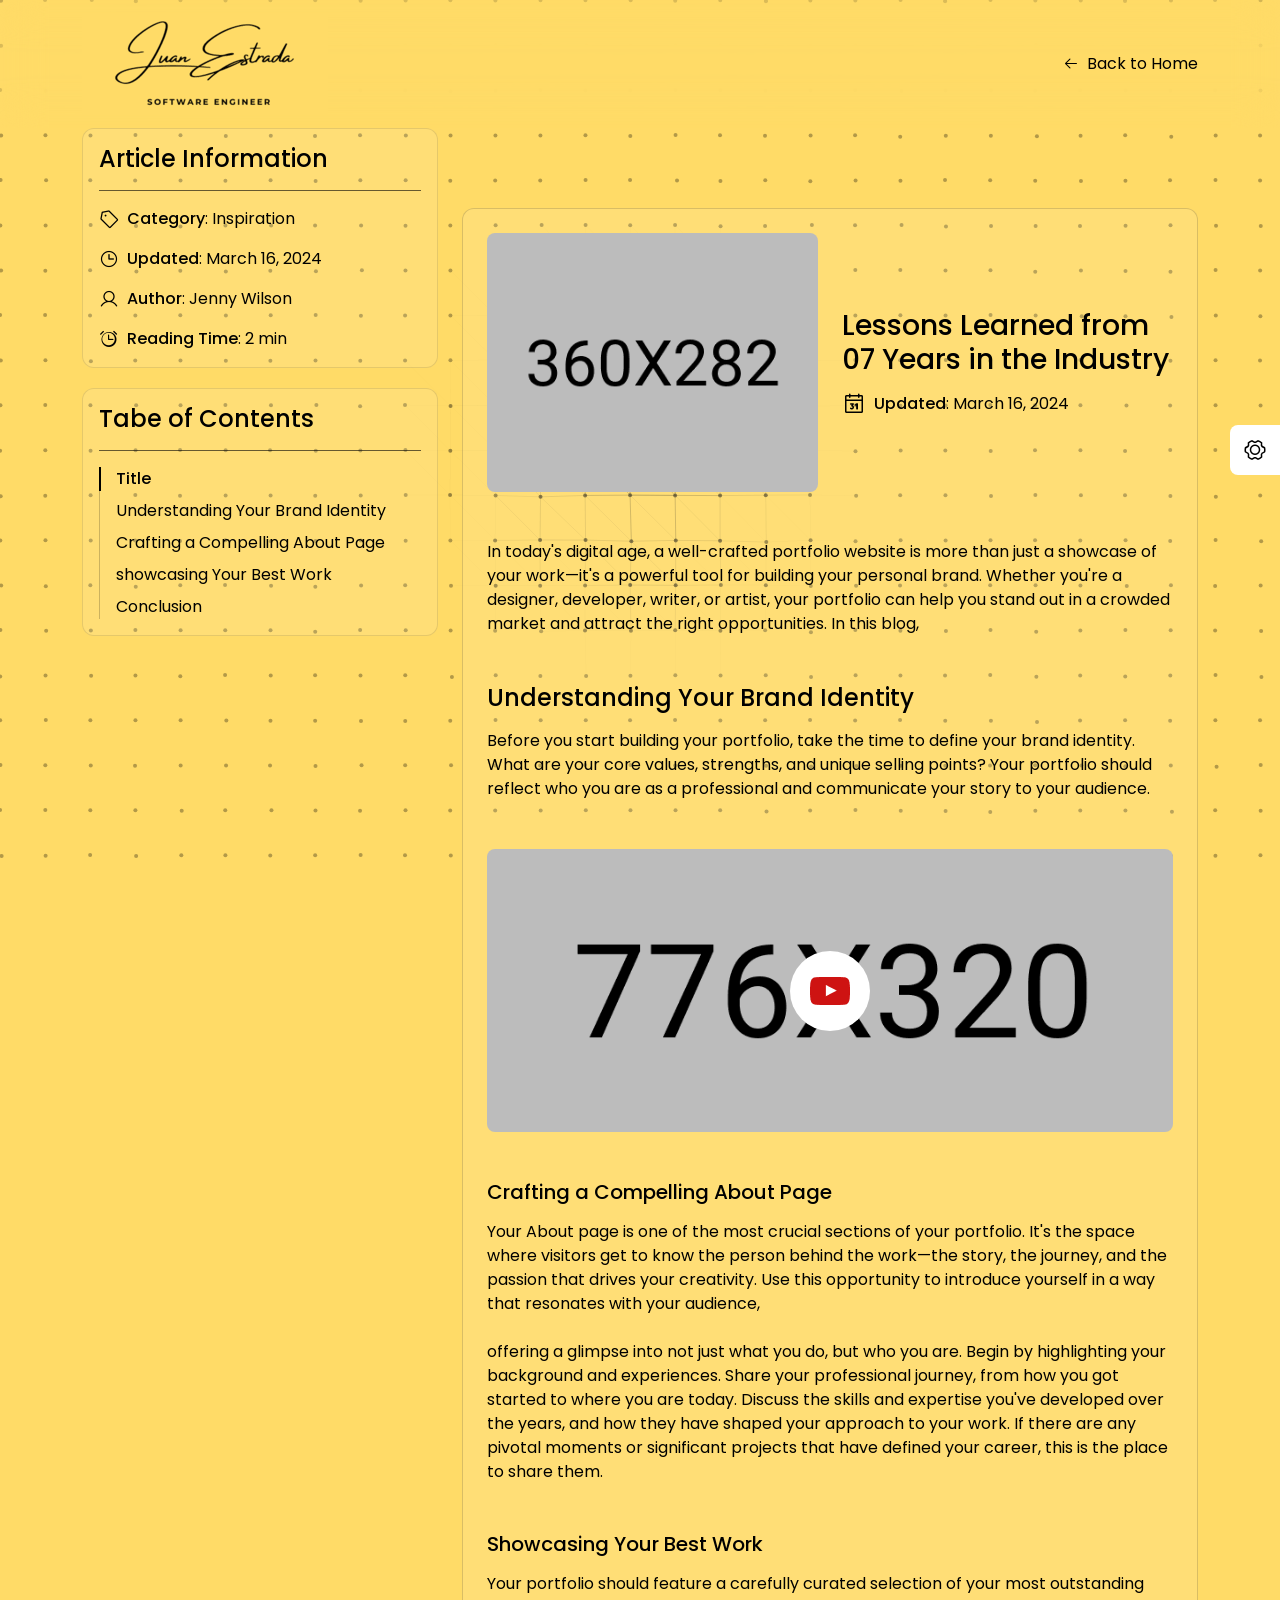
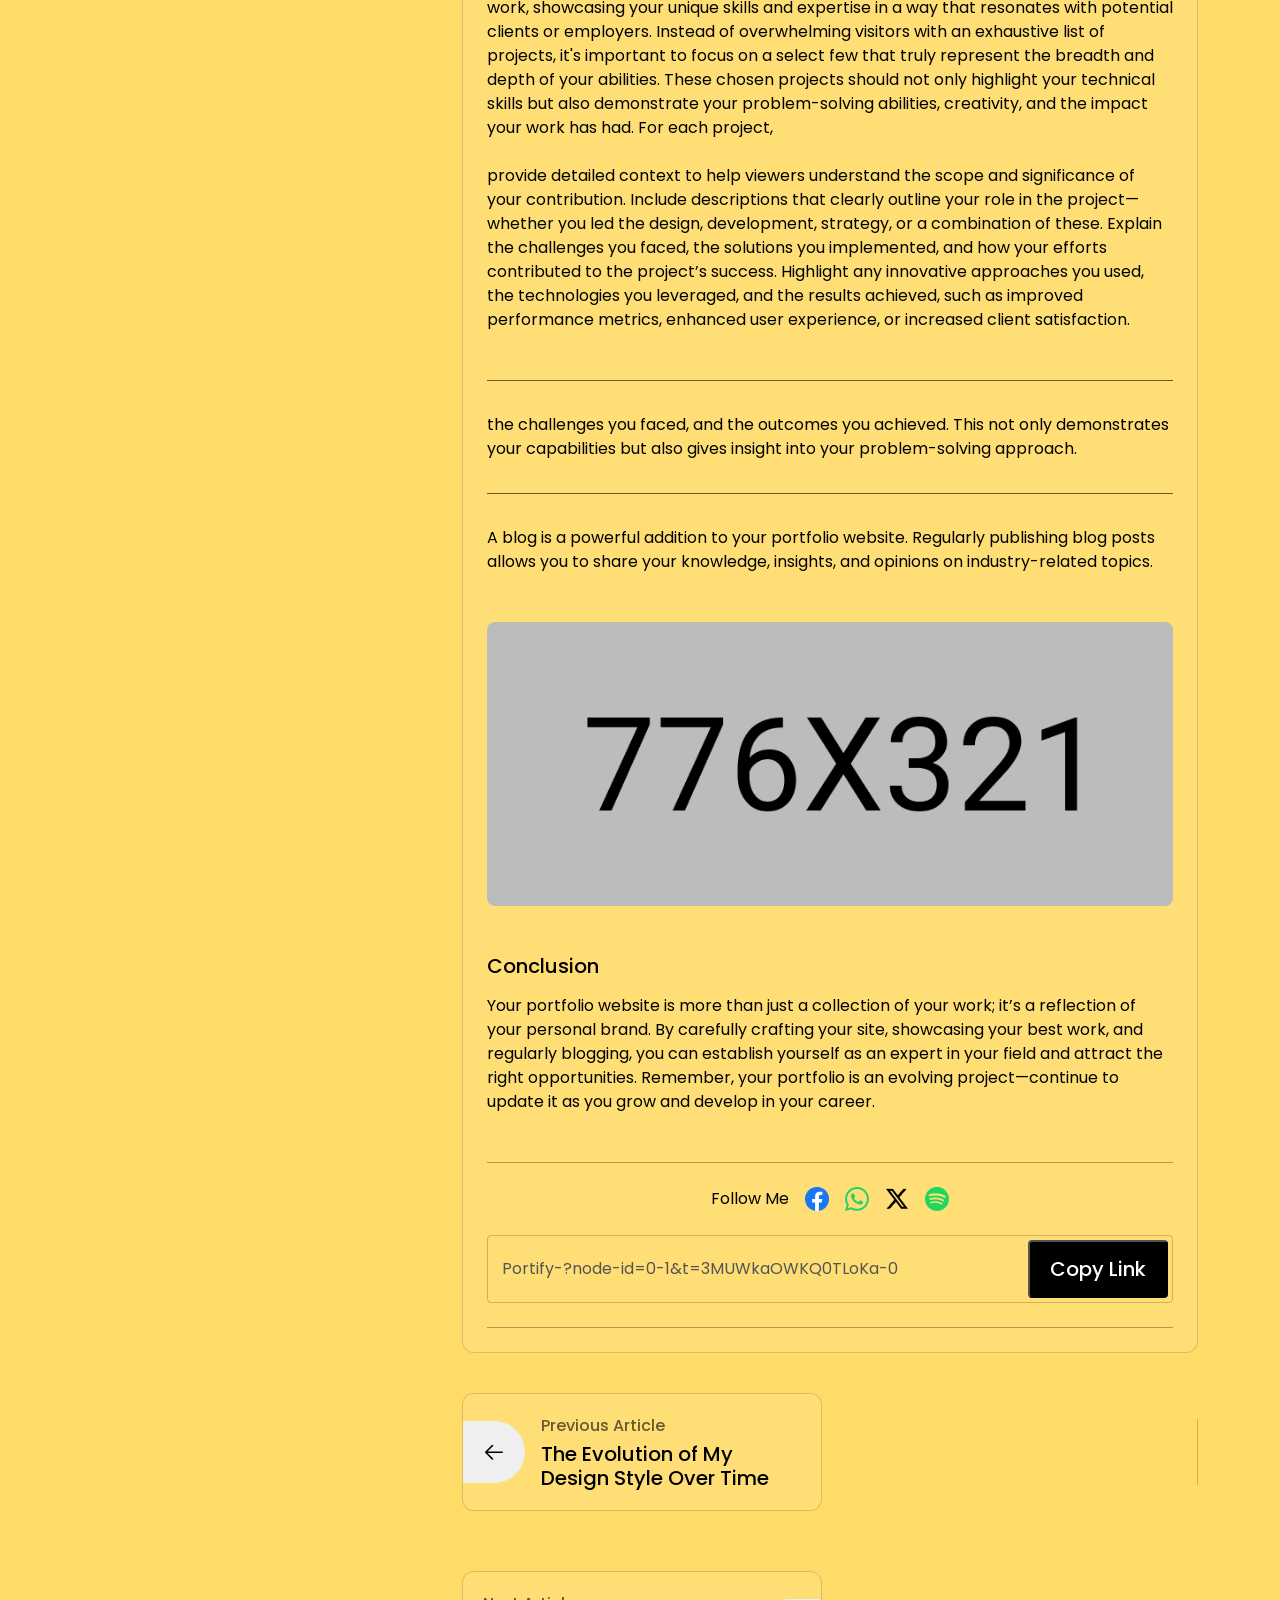
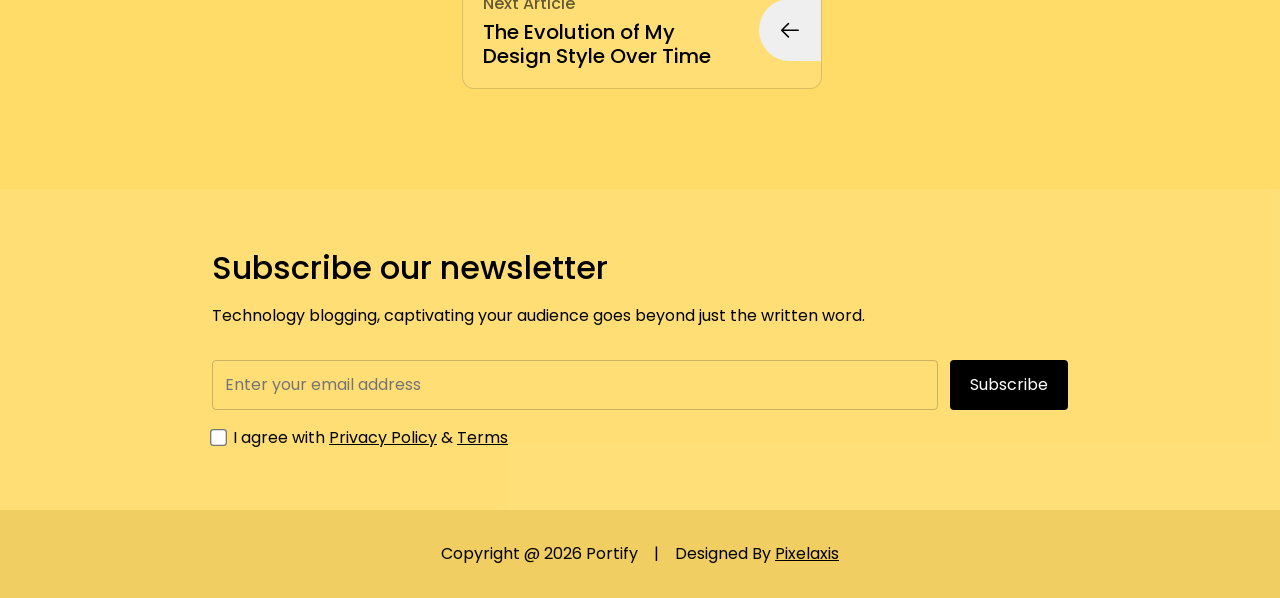
<file: blog-details.html>
<!doctype html>
<html lang="en">
  <head>
    <meta charset="utf-8" />
    <meta name="viewport" content="width=device-width, initial-scale=1" />
    <link rel="shortcut icon" href="./assets/images/favicon.ico" type="image/x-icon" />
    <title>Portify - Personal Portfolio Website Template</title>
  <script defer src="assets/js/app.js"></script><link href="assets/css/index.css" rel="stylesheet"></head>
  <body>
    <!-- header section -->

    <div id="grain"></div>
    <!-- background -->
    <canvas id="background-canvas"></canvas>

    <!-- Header  -->
    <header class="header-blog position-relative z-2">
      <div class="container d-flex flex-wrap gap-4 align-items-center justify-content-between">
        <a href="index.html">
          <img src="./assets/images/logo.png" alt="logo" />
        </a>
        <a href="index.html" class="d-flex align-items-center gap-2"> <i class="ph ph-arrow-left"></i> Back to Home</a>
      </div>
    </header>

    <!-- main content -->
    <main>
      <!-- Blog Details -->
      <section class="blog-details position-relative z-2">
        <div class="container">
          <div class="row">
            <div class="col-md-4 col-xxl-3">
              <div class="details-left">
                <div class="info-box">
                  <h4>Article Information</h4>
                  <div class="d-flex flex-column gap-3">
                    <div class="d-flex align-items-center gap-2">
                      <i class="ph ph-tag fs-5"></i>
                      <p><span class="fw-medium">Category</span>: Inspiration</p>
                    </div>
                    <div class="d-flex align-items-center gap-2">
                      <i class="ph ph-clock fs-5"></i>
                      <p><span class="fw-medium">Updated</span>: March 16, 2024</p>
                    </div>
                    <div class="d-flex align-items-center gap-2">
                      <i class="ph ph-user fs-5"></i>
                      <p><span class="fw-medium">Author</span>: Jenny Wilson</p>
                    </div>
                    <div class="d-flex align-items-center gap-2">
                      <i class="ph ph-alarm fs-5"></i>
                      <p><span class="fw-medium">Reading Time</span>: 2 min</p>
                    </div>
                  </div>
                </div>
                <div class="info-box">
                  <h4>Tabe of Contents</h4>
                  <div id="blog-index" class="d-flex flex-column gap-2 table-of-content">
                    <a href="#title">Title</a>
                    <a href="#understanding">Understanding Your Brand Identity</a>
                    <a href="#crafing">Crafting a Compelling About Page</a>
                    <a href="#showcasing">showcasing Your Best Work</a>
                    <a href="#conclusion">Conclusion</a>
                  </div>
                </div>
              </div>
            </div>
            <div class="col-md-8 col-xxl-9 d-flex flex-column gap-4" data-bs-spy="scroll" data-bs-target="#blog-index" data-bs-smooth-scroll="true">
              <div class="details-container">
                <div class="details-content">
                  <div id="title" class="row align-items-center g-4 mb-4 mb-xl-5">
                    <div class="col-md-6">
                      <img src="./assets/images/blog-3.png" class="img-fluid w-100 rounded-3" alt="" />
                    </div>
                    <div class="col-md-6">
                      <h3 class="mb-3 fw-medium">Lessons Learned from 07 Years in the Industry</h3>
                      <div class="d-flex align-items-center gap-2">
                        <i class="ph ph-calendar fs-4"></i>
                        <p><span class="fw-medium">Updated</span>: March 16, 2024</p>
                      </div>
                    </div>
                  </div>
                  <p class="text-lg mb-4 mb-xl-5">
                    In today's digital age, a well-crafted portfolio website is more than just a showcase of your work—it's a powerful tool for building your personal brand. Whether you're a designer, developer, writer, or artist, your portfolio can help you stand out in a crowded market and attract
                    the right opportunities. In this blog,
                  </p>
                  <h4 id="understanding" class="fw-medium mb-3">Understanding Your Brand Identity</h4>
                  <p class="text-lg mb-4 mb-xl-5">
                    Before you start building your portfolio, take the time to define your brand identity. What are your core values, strengths, and unique selling points? Your portfolio should reflect who you are as a professional and communicate your story to your audience.
                  </p>
                  <div class="mb-4 mb-xl-5 position-relative blog-video">
                    <img src="./assets/images/blog-video.png" class="w-100 img-fluid rounded-3" alt="" />
                    <a href="https://www.youtube.com/watch?v=dImgZ_AH7uA" class="youtube">
                      <img src="./assets/images/youtube.png" alt="" />
                    </a>
                  </div>
                  <div id="crafing" class="mb-4 mb-xl-5">
                    <h5 class="mb-3">Crafting a Compelling About Page</h5>
                    <p class="text-lg">
                      Your About page is one of the most crucial sections of your portfolio. It's the space where visitors get to know the person behind the work—the story, the journey, and the passion that drives your creativity. Use this opportunity to introduce yourself in a way that resonates
                      with your audience,

                      <br />
                      <br />
                      offering a glimpse into not just what you do, but who you are. Begin by highlighting your background and experiences. Share your professional journey, from how you got started to where you are today. Discuss the skills and expertise you've developed over the years, and how they
                      have shaped your approach to your work. If there are any pivotal moments or significant projects that have defined your career, this is the place to share them.
                    </p>
                  </div>
                  <div id="showcasing" class="mb-4 mb-xl-5">
                    <h5 class="mb-3">Showcasing Your Best Work</h5>
                    <p class="text-lg">
                      Your portfolio should feature a carefully curated selection of your most outstanding work, showcasing your unique skills and expertise in a way that resonates with potential clients or employers. Instead of overwhelming visitors with an exhaustive list of projects, it's
                      important to focus on a select few that truly represent the breadth and depth of your abilities. These chosen projects should not only highlight your technical skills but also demonstrate your problem-solving abilities, creativity, and the impact your work has had. For each
                      project,
                      <br />
                      <br />
                      provide detailed context to help viewers understand the scope and significance of your contribution. Include descriptions that clearly outline your role in the project—whether you led the design, development, strategy, or a combination of these. Explain the challenges you
                      faced, the solutions you implemented, and how your efforts contributed to the project’s success. Highlight any innovative approaches you used, the technologies you leveraged, and the results achieved, such as improved performance metrics, enhanced user experience, or increased
                      client satisfaction.
                    </p>
                  </div>
                  <div class="quote">the challenges you faced, and the outcomes you achieved. This not only demonstrates your capabilities but also gives insight into your problem-solving approach.</div>
                  <p class="mb-4 mb-xl-5">A blog is a powerful addition to your portfolio website. Regularly publishing blog posts allows you to share your knowledge, insights, and opinions on industry-related topics.</p>
                  <div class="mb-4 mb-xl-5">
                    <img src="./assets/images/blog-details.png" class="img-fluid w-100 rounded-3" alt="" />
                  </div>
                  <div id="conclusion" class="mb-4 mb-xl-5">
                    <h5 class="mb-3">Conclusion</h5>
                    <p class="text-lg">
                      Your portfolio website is more than just a collection of your work; it’s a reflection of your personal brand. By carefully crafting your site, showcasing your best work, and regularly blogging, you can establish yourself as an expert in your field and attract the right
                      opportunities. Remember, your portfolio is an evolving project—continue to update it as you grow and develop in your career.
                    </p>
                  </div>
                  <div class="share py-4">
                    <div class="d-flex gap-3 align-items-center justify-content-center mb-4">
                      <p>Follow Me</p>
                      <div class="d-flex gap-3">
                        <a href="#"><img src="./assets/images/fb.png" alt="" /></a>
                        <a href="#"><img src="./assets/images/tt.png" alt="" /></a>
                        <a href="#"><img src="./assets/images/x.png" alt="" /></a>
                        <a href="#"><img src="./assets/images/sp.png" alt="" /></a>
                      </div>
                    </div>
                    <form>
                      <input type="text" value="Portify-?node-id=0-1&t=3MUWkaOWKQ0TLoKa-0" disabled />
                      <button>Copy Link</button>
                    </form>
                  </div>
                </div>
                <div class="next-prev">
                  <a href="#" class="article-card">
                    <button>
                      <i class="ph ph-arrow-left"></i>
                    </button>
                    <div>
                      <p class="fw-medium mb-1">Previous Article</p>
                      <h5 class="fw-medium">The Evolution of My Design Style Over Time</h5>
                    </div>
                  </a>
                  <div class="divider d-none d-md-block"></div>
                  <a href="#" class="article-card right">
                    <div>
                      <p class="fw-medium mb-1">Next Article</p>
                      <h5 class="fw-medium">The Evolution of My Design Style Over Time</h5>
                    </div>
                    <button>
                      <i class="ph ph-arrow-left"></i>
                    </button>
                  </a>
                </div>
              </div>
            </div>
          </div>
        </div>
      </section>
      <!-- newsletter -->
      <section class="newsletter position-relative z-2">
        <div class="container">
          <div class="content">
            <h2 class="mb-3 fw-medium">Subscribe our newsletter</h2>
            <p class="mb-4 pb-2">Technology blogging, captivating your audience goes beyond just the written word.</p>
            <form class="mb-3">
              <input type="text" placeholder="Enter your email address" />
              <button>Subscribe</button>
            </form>
            <div>
              <label for="agree" class="d-flex align-items-center gap-2">
                <input type="checkbox" id="agree" />
                <p>I agree with <a href="#" class="underlined">Privacy Policy</a> &amp; <a href="#" class="underlined">Terms</a></p>
              </label>
            </div>
          </div>
        </div>
      </section>
    </main>
    <footer>
      <div class="contaner position-relative z-2">
        <div class="d-flex justify-content-center gap-3">
          <p>Copyright @ <span id="year"></span> Portify</p>
          <p>|</p>
          <p>Designed By <a href="#">Pixelaxis</a></p>
        </div>
      </div>
    </footer>
    <!-- color switcher -->
    <div class="color-switcher">
      <button class="color-switcher-btn">
        <i class="ph ph-gear-six"></i>
      </button>
      <div class="pallets d-flex flex-column align-items-center gap-4 justify-content-center">
        <div class="d-flex flex-column gap-3">
          <div class="d-flex gap-3">
            <button style="background-color: #ffdb67" class="color-btn" data-color="255, 219, 103"></button>
            <button style="background-color: #ff91fb" class="color-btn" data-color="255, 145, 251"></button>
            <button style="background-color: #fdbb2e" class="color-btn" data-color="253, 187, 46"></button>
          </div>
          <div class="d-flex gap-3">
            <button style="background-color: #eee8aa" class="color-btn" data-color="238, 232, 170"></button>
            <button style="background-color: #00ffff" class="color-btn" data-color="0, 255, 255"></button>
            <button style="background-color: #00fe9c" class="color-btn" data-color="0, 254, 156"></button>
          </div>
        </div>
        <div class="d-flex gap-3 justify-content-between">
          <button class="px-3 ltr py-2 border-0">LTR</button>
          <button class="px-3 rtl py-2 border-0">RTL</button>
        </div>
        <div class="d-flex align-items-center gap-3">
          <label for="grained"> Grained BG </label>
          <input type="checkbox" id="grained" class="grained-checkbox" />
        </div>
      </div>
    </div>
  </body>
</html>
</file>
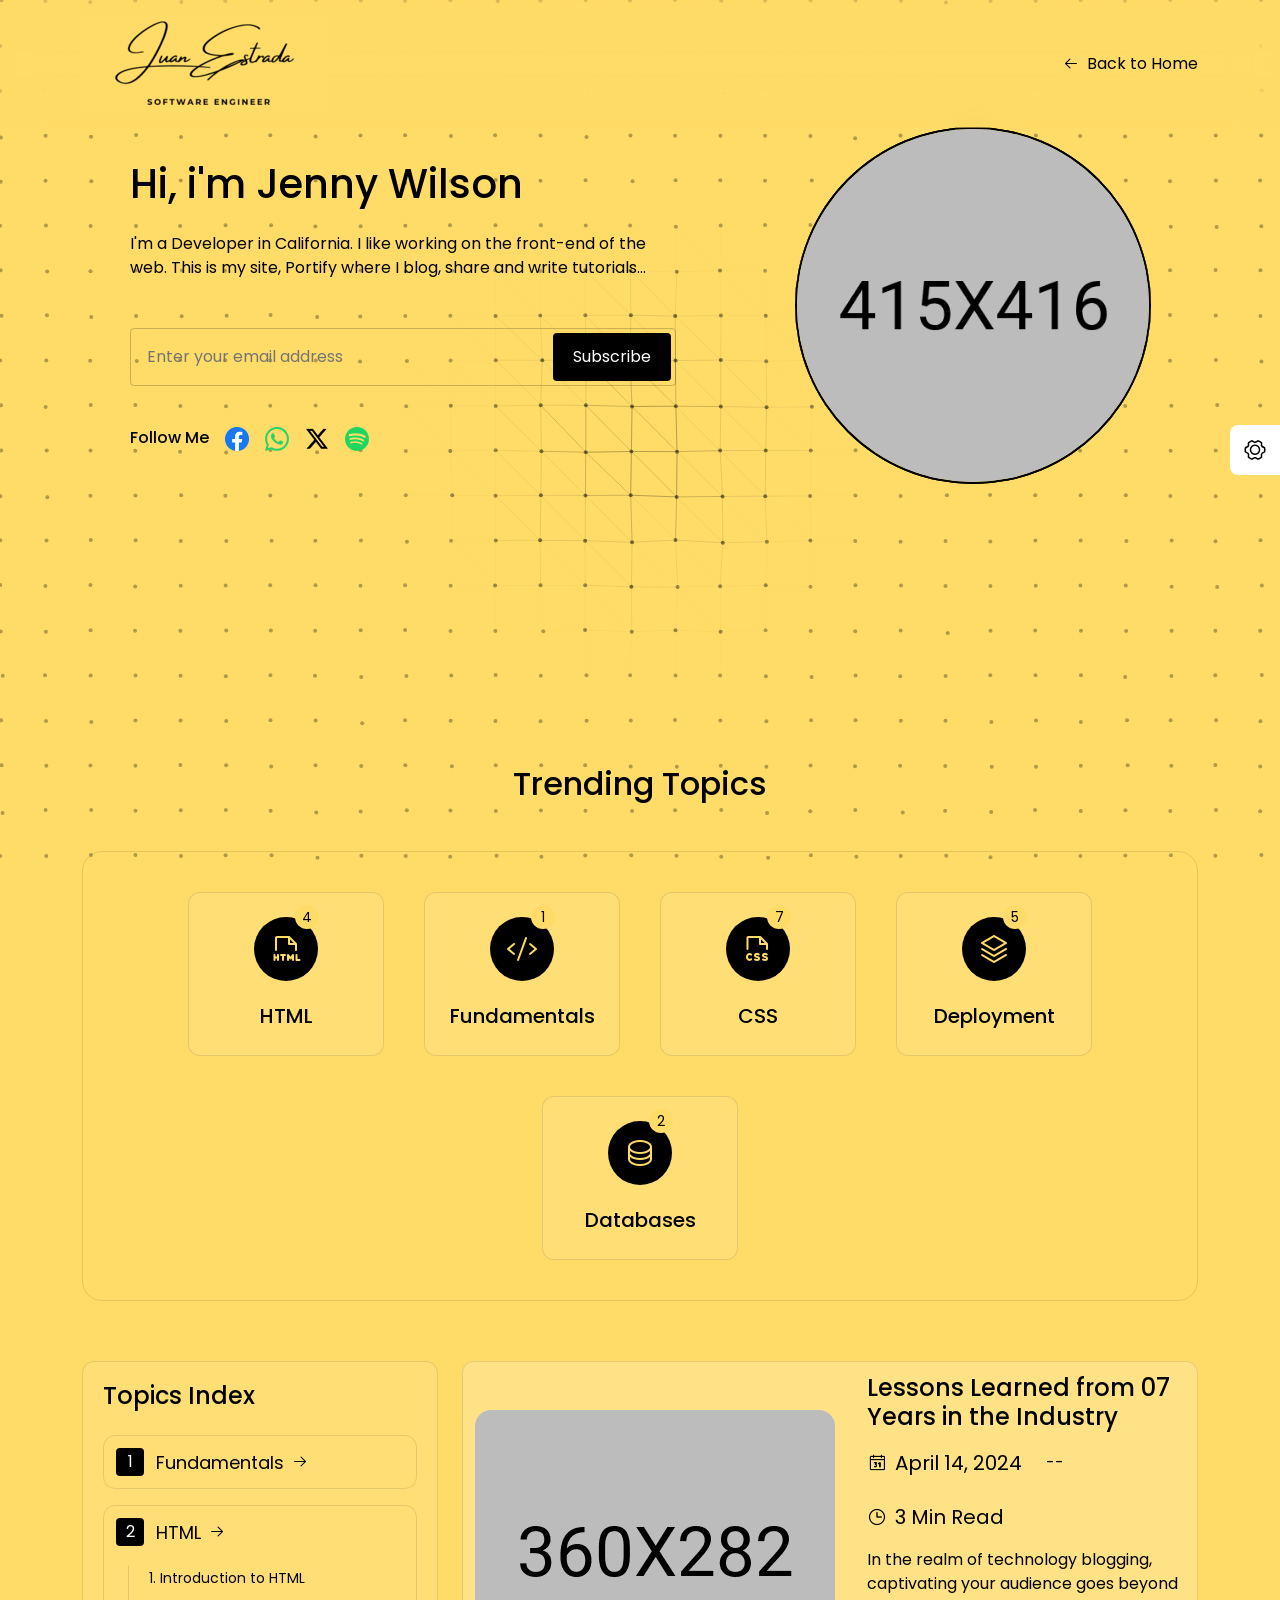
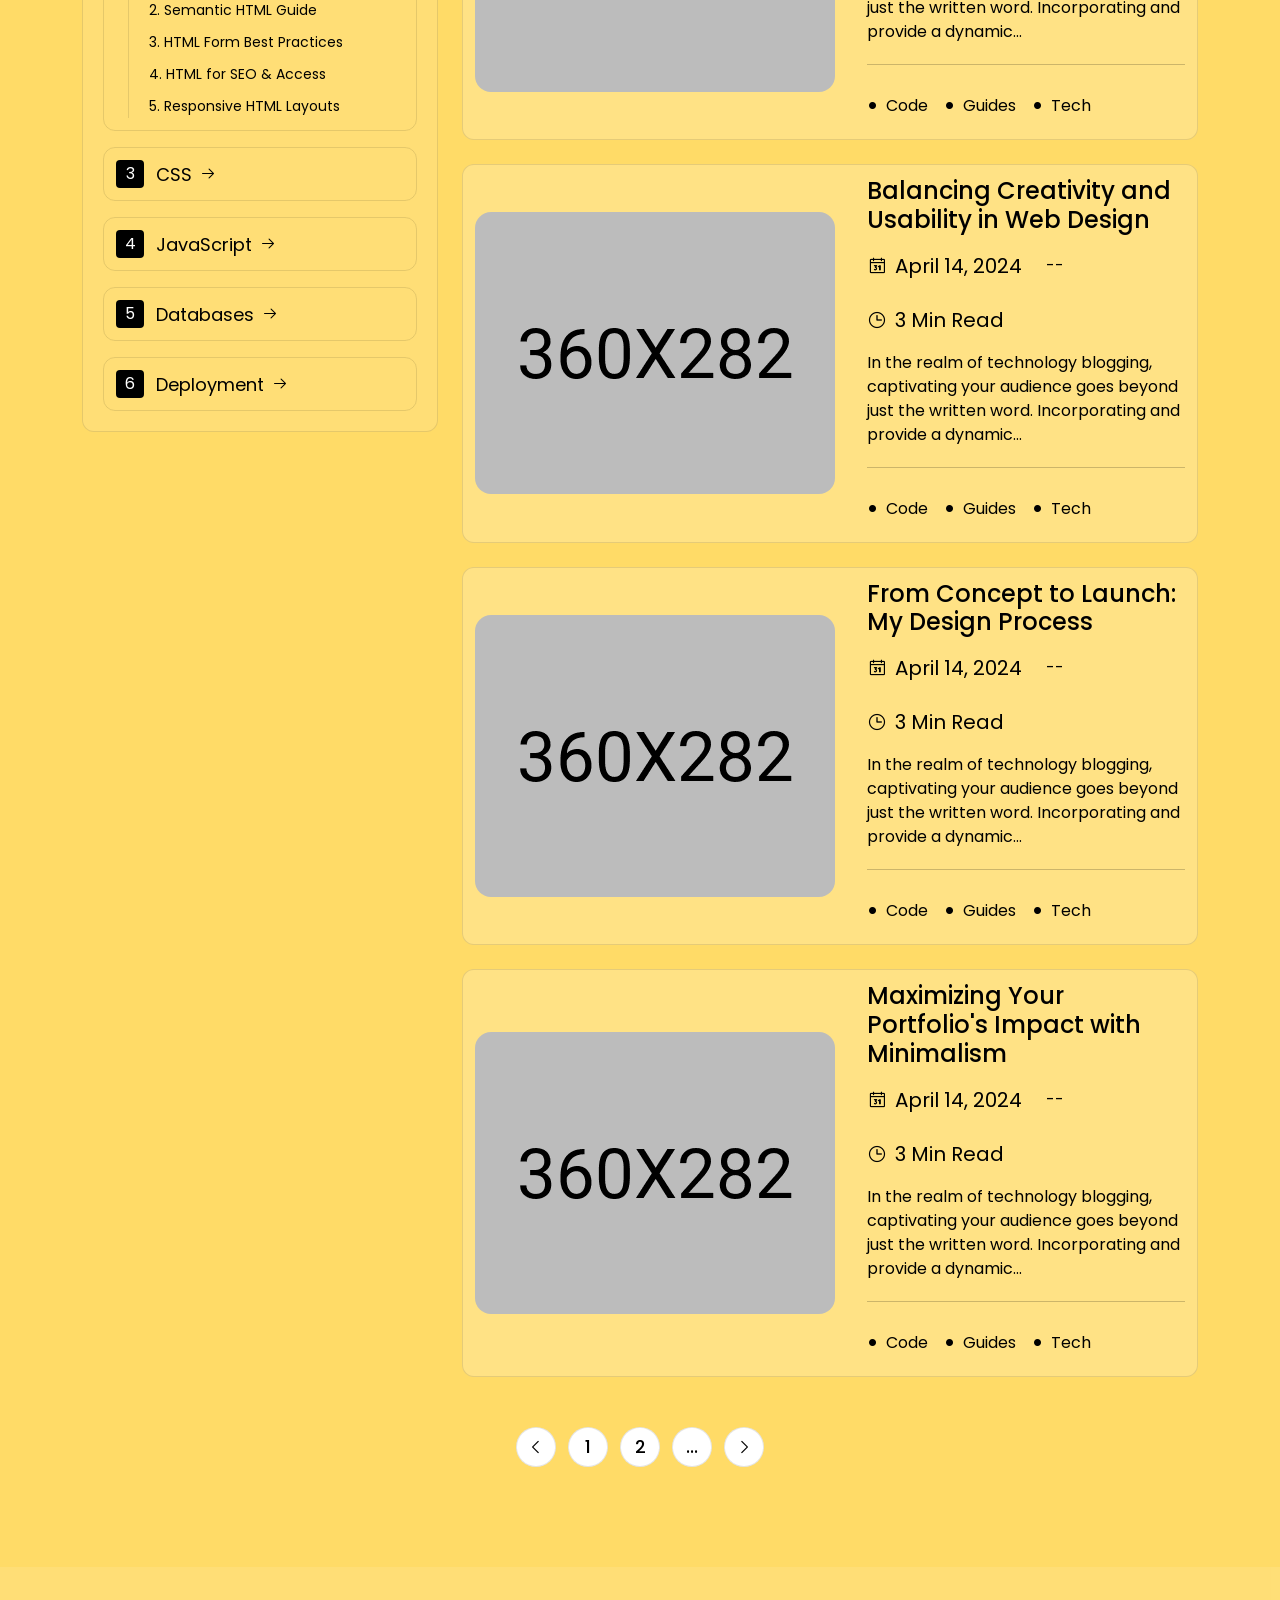
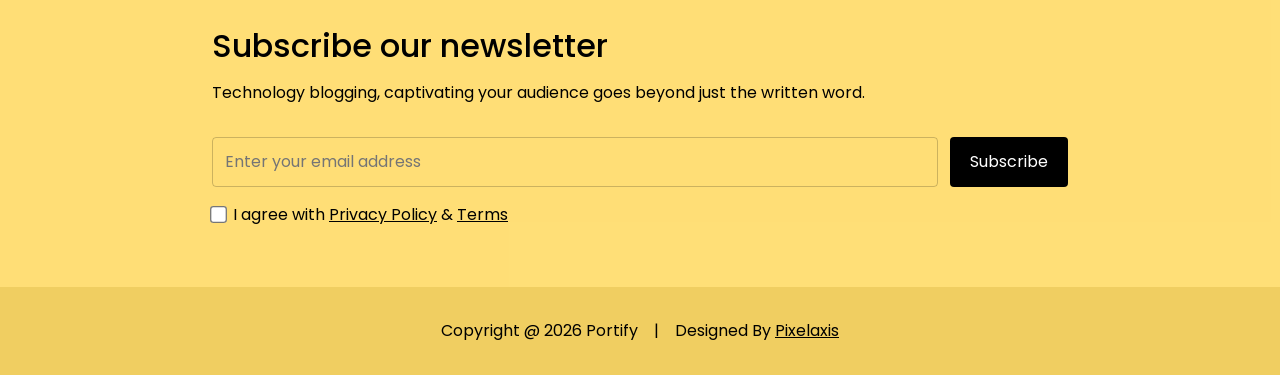
<file: blogs.html>
<!doctype html>
<html lang="en">
  <head>
    <meta charset="utf-8" />
    <meta name="viewport" content="width=device-width, initial-scale=1" />
    <link rel="shortcut icon" href="./assets/images/favicon.ico" type="image/x-icon" />
    <title>Portify - Personal Portfolio Website Template</title>
  <script defer src="assets/js/app.js"></script><link href="assets/css/index.css" rel="stylesheet"></head>
  <body>
    <!-- header section -->

    <div id="grain"></div>
    <!-- background -->
    <canvas id="background-canvas"></canvas>

    <!-- Header -->
    <header class="header-blog">
      <div class="container d-flex flex-wrap gap-4 align-items-center justify-content-between">
        <a href="index.html">
          <img src="./assets/images/logo.png" alt="logo" />
        </a>
        <a href="index.html" class="d-flex align-items-center gap-2"> <i class="ph ph-arrow-left"></i> Back to Home</a>
      </div>
    </header>

    <!-- main content -->
    <main>
      <section id="top" class="hero blog-hero z-2 position-relative">
        <div class="container">
          <div class="row gx-4 justify-content-center align-items-center">
            <div class="col-12 col-md-6 col-xl-6 hero-content">
              <div>
                <h1 class="fw-medium mb-4">Hi, i'm Jenny Wilson</h1>
                <p class="mb-4 mb-xl-5">I'm a Developer in California. I like working on the front-end of the web. This is my site, Portify where I blog, share and write tutorials...</p>
              </div>
              <form class="connect">
                <input type="text" placeholder="Enter your email address" />
                <button>Subscribe</button>
              </form>
              <div class="d-flex gap-3 align-items-center">
                <span class="fw-medium">Follow Me</span>
                <div class="d-flex gap-3">
                  <a href="#"><img src="./assets/images/fb.png" alt="" /></a>
                  <a href="#"><img src="./assets/images/tt.png" alt="" /></a>
                  <a href="#"><img src="./assets/images/x.png" alt="" /></a>
                  <a href="#"><img src="./assets/images/sp.png" alt="" /></a>
                </div>
              </div>
            </div>
            <div class="col-12 col-md-5 offset-md-1 offset-xxl-2 col-xl-4 d-flex justify-content-center">
              <div class="img-wrapper">
                <div class="waves-top">
                  <span></span>
                  <span></span>
                  <span></span>
                  <span></span>
                </div>
                <img class="img-fluid rounded-circle hero-img" src="./assets/images/hero.png" alt="" />
                <div class="waves-bottom">
                  <span></span>
                  <span></span>
                  <span></span>
                  <span></span>
                </div>
              </div>
            </div>
          </div>
        </div>
      </section>

      <!-- Topics -->
      <section class="topics z-2 position-relative">
        <div class="container">
          <h2 class="fw-medium mb-4 mb-xl-5 text-center">Trending Topics</h2>
          <div class="topics-inner">
            <a href="#" class="topic-box">
              <div class="icon">
                <span>4</span>
                <i class="ph ph-file-html"></i>
              </div>
              <p>HTML</p>
            </a>
            <a href="#" class="topic-box">
              <div class="icon">
                <span>1</span>
                <i class="ph ph-code"></i>
              </div>
              <p>Fundamentals</p>
            </a>
            <a href="#" class="topic-box">
              <div class="icon">
                <span>7</span>
                <i class="ph ph-file-css"></i>
              </div>
              <p>CSS</p>
            </a>
            <a href="#" class="topic-box">
              <div class="icon">
                <span>5</span>
                <i class="ph ph-stack"></i>
              </div>
              <p>Deployment</p>
            </a>
            <a href="#" class="topic-box">
              <div class="icon">
                <span>2</span>
                <i class="ph ph-database"></i>
              </div>
              <p>Databases</p>
            </a>
          </div>
          <div class="row">
            <div class="col-md-4 col-xxl-3">
              <div class="topic-index position-sticky">
                <h4 class="mb-3 mb-xl-4">Topics Index</h4>
                <div class="d-flex flex-column gap-3">
                  <div class="blog-topic">
                    <div class="title">
                      <span>1</span>
                      <div class="d-flex align-items-center gap-2">
                        <p>Fundamentals</p>
                        <i class="ph ph-arrow-right"></i>
                      </div>
                    </div>
                    <div class="list">
                      <div class="list-inner">
                        <li><a href="#">1. Web dev basics</a></li>
                        <li><a href="#">2. Getting Started in web dev</a></li>
                        <li><a href="#">3. Key web concepts</a></li>
                        <li><a href="#">4. Clean code tips</a></li>
                        <li><a href="#">5. First web app guide</a></li>
                      </div>
                    </div>
                  </div>
                  <div class="blog-topic active">
                    <div class="title">
                      <span>2</span>
                      <div class="d-flex align-items-center gap-2">
                        <p>HTML</p>
                        <i class="ph ph-arrow-right"></i>
                      </div>
                    </div>
                    <div class="list">
                      <div class="list-inner">
                        <li><a href="#">1. Introduction to HTML</a></li>
                        <li><a href="#">2. Semantic HTML Guide</a></li>
                        <li><a href="#">3. HTML Form Best Practices</a></li>
                        <li><a href="#">4. HTML for SEO &amp; Access</a></li>
                        <li><a href="#">5. Responsive HTML Layouts</a></li>
                      </div>
                    </div>
                  </div>
                  <div class="blog-topic">
                    <div class="title">
                      <span>3</span>
                      <div class="d-flex align-items-center gap-2">
                        <p>CSS</p>
                        <i class="ph ph-arrow-right"></i>
                      </div>
                    </div>
                    <div class="list">
                      <div class="list-inner">
                        <li><a href="#">1. Master CSS Grid</a></li>
                        <li><a href="#">2. Responsive Flexbox Tips</a></li>
                        <li><a href="#">3. CSS Animations Guide</a></li>
                        <li><a href="#">4. Scalable CSS Practices</a></li>
                        <li><a href="#">5. Advanced CSS Tricks</a></li>
                      </div>
                    </div>
                  </div>
                  <div class="blog-topic">
                    <div class="title">
                      <span>4</span>
                      <div class="d-flex align-items-center gap-2">
                        <p>JavaScript</p>
                        <i class="ph ph-arrow-right"></i>
                      </div>
                    </div>
                    <div class="list">
                      <div class="list-inner">
                        <li><a href="#">1. JavaScript ES6 Features You Should Know</a></li>
                        <li><a href="#">2. JavaScript Functions: A Brief Guide</a></li>
                        <li><a href="#">3. JavaScript Design Patterns: Writing More Efficient Code</a></li>
                        <li><a href="#">4. DOM Manipulation with JavaScript</a></li>
                        <li><a href="#">5. Asynchronous JavaScript: Understanding Promises</a></li>
                      </div>
                    </div>
                  </div>
                  <div class="blog-topic">
                    <div class="title">
                      <span>5</span>
                      <div class="d-flex align-items-center gap-2">
                        <p>Databases</p>
                        <i class="ph ph-arrow-right"></i>
                      </div>
                    </div>
                    <div class="list">
                      <div class="list-inner">
                        <li><a href="#">1. Basic SQL Queries for Beginners</a></li>
                        <li><a href="#">2. NoSQL vs SQL: Key Differences</a></li>
                        <li><a href="#">3. Understanding Database Indexing Techniques</a></li>
                        <li><a href="#">4. Database Normalization Simplified</a></li>
                        <li><a href="#">5. Integrating Databases with Your Web Application</a></li>
                      </div>
                    </div>
                  </div>
                  <div class="blog-topic">
                    <div class="title">
                      <span>6</span>
                      <div class="d-flex align-items-center gap-2">
                        <p>Deployment</p>
                        <i class="ph ph-arrow-right"></i>
                      </div>
                    </div>
                    <div class="list">
                      <div class="list-inner">
                        <li><a href="#">1. Deploying Web Applications: A Guide</a></li>
                        <li><a href="#">2. ntroduction to Continuous Deployment</a></li>
                        <li><a href="#">3. Deploying with Git and GitHub</a></li>
                        <li><a href="#">4. Best Practices for Secure Deployment</a></li>
                        <li><a href="#">5. Automating Deployments with CI/CD</a></li>
                      </div>
                    </div>
                  </div>
                </div>
              </div>
            </div>
            <div class="col-md-8 col-xxl-9 d-flex flex-column gap-4">
              <a href="blog-details.html" class="blog-card">
                <div class="overflow-hidden rounded-4 img-wrapper">
                  <img src="./assets/images/blog-1.png" class="img-fluid" alt="" />
                </div>
                <div>
                  <h4 class="fw-medium mb-3">Lessons Learned from 07 Years in the Industry</h4>
                  <div class="d-flex align-items-center gap-4 flex-wrap mb-3">
                    <div class="d-flex gap-2 align-items-center fs-5">
                      <i class="ph ph-calendar"></i>
                      <p>April 14, 2024</p>
                    </div>
                    --
                    <div class="d-flex gap-2 align-items-center fs-5">
                      <i class="ph ph-clock"></i>
                      <p>3 Min Read</p>
                    </div>
                  </div>
                  <p class="details">In the realm of technology blogging, captivating your audience goes beyond just the written word. Incorporating and provide a dynamic...</p>
                  <div class="d-flex align-items-center gap-3">
                    <div class="d-flex align-items-center gap-2">
                      <span class="fs-3">•</span>
                      <p>Code</p>
                    </div>
                    <div class="d-flex align-items-center gap-2">
                      <span class="fs-3">•</span>
                      <p>Guides</p>
                    </div>
                    <div class="d-flex align-items-center gap-2">
                      <span class="fs-3">•</span>
                      <p>Tech</p>
                    </div>
                  </div>
                </div>
              </a>
              <a href="blog-details.html" class="blog-card">
                <div class="overflow-hidden rounded-4 img-wrapper">
                  <img src="./assets/images/blog-2.png" class="img-fluid" alt="" />
                </div>
                <div>
                  <h4 class="fw-medium mb-3">Balancing Creativity and Usability in Web Design</h4>
                  <div class="d-flex align-items-center gap-4 flex-wrap mb-3">
                    <div class="d-flex gap-2 align-items-center fs-5">
                      <i class="ph ph-calendar"></i>
                      <p>April 14, 2024</p>
                    </div>
                    --
                    <div class="d-flex gap-2 align-items-center fs-5">
                      <i class="ph ph-clock"></i>
                      <p>3 Min Read</p>
                    </div>
                  </div>
                  <p class="details">In the realm of technology blogging, captivating your audience goes beyond just the written word. Incorporating and provide a dynamic...</p>
                  <div class="d-flex align-items-center gap-3">
                    <div class="d-flex align-items-center gap-2">
                      <span class="fs-3">•</span>
                      <p>Code</p>
                    </div>
                    <div class="d-flex align-items-center gap-2">
                      <span class="fs-3">•</span>
                      <p>Guides</p>
                    </div>
                    <div class="d-flex align-items-center gap-2">
                      <span class="fs-3">•</span>
                      <p>Tech</p>
                    </div>
                  </div>
                </div>
              </a>
              <a href="blog-details.html" class="blog-card">
                <div class="overflow-hidden rounded-4 img-wrapper">
                  <img src="./assets/images/blog-3.png" class="img-fluid" alt="" />
                </div>
                <div>
                  <h4 class="fw-medium mb-3">From Concept to Launch: My Design Process</h4>
                  <div class="d-flex align-items-center gap-4 flex-wrap mb-3">
                    <div class="d-flex gap-2 align-items-center fs-5">
                      <i class="ph ph-calendar"></i>
                      <p>April 14, 2024</p>
                    </div>
                    --
                    <div class="d-flex gap-2 align-items-center fs-5">
                      <i class="ph ph-clock"></i>
                      <p>3 Min Read</p>
                    </div>
                  </div>
                  <p class="details">In the realm of technology blogging, captivating your audience goes beyond just the written word. Incorporating and provide a dynamic...</p>
                  <div class="d-flex align-items-center gap-3">
                    <div class="d-flex align-items-center gap-2">
                      <span class="fs-3">•</span>
                      <p>Code</p>
                    </div>
                    <div class="d-flex align-items-center gap-2">
                      <span class="fs-3">•</span>
                      <p>Guides</p>
                    </div>
                    <div class="d-flex align-items-center gap-2">
                      <span class="fs-3">•</span>
                      <p>Tech</p>
                    </div>
                  </div>
                </div>
              </a>
              <a href="blog-details.html" class="blog-card">
                <div class="overflow-hidden rounded-4 img-wrapper">
                  <img src="./assets/images/blog-4.png" class="img-fluid" alt="" />
                </div>
                <div>
                  <h4 class="fw-medium mb-3">Maximizing Your Portfolio's Impact with Minimalism</h4>
                  <div class="d-flex align-items-center gap-4 flex-wrap mb-3">
                    <div class="d-flex gap-2 align-items-center fs-5">
                      <i class="ph ph-calendar"></i>
                      <p>April 14, 2024</p>
                    </div>
                    --
                    <div class="d-flex gap-2 align-items-center fs-5">
                      <i class="ph ph-clock"></i>
                      <p>3 Min Read</p>
                    </div>
                  </div>
                  <p class="details">In the realm of technology blogging, captivating your audience goes beyond just the written word. Incorporating and provide a dynamic...</p>
                  <div class="d-flex align-items-center gap-3">
                    <div class="d-flex align-items-center gap-2">
                      <span class="fs-3">•</span>
                      <p>Code</p>
                    </div>
                    <div class="d-flex align-items-center gap-2">
                      <span class="fs-3">•</span>
                      <p>Guides</p>
                    </div>
                    <div class="d-flex align-items-center gap-2">
                      <span class="fs-3">•</span>
                      <p>Tech</p>
                    </div>
                  </div>
                </div>
              </a>
            </div>
          </div>
          <div class="pagination">
            <a href="#"><i class="ph ph-caret-left"></i></a>
            <a href="#">1</a>
            <a href="#">2</a>
            <a href="#">...</a>
            <a href="#"><i class="ph ph-caret-right"></i></a>
          </div>
        </div>
      </section>
      <!-- newsletter -->
      <section class="newsletter z-2 position-relative">
        <div class="container">
          <div class="content">
            <h2 class="mb-3 fw-medium">Subscribe our newsletter</h2>
            <p class="mb-4 pb-2">Technology blogging, captivating your audience goes beyond just the written word.</p>
            <form class="mb-3">
              <input type="text" placeholder="Enter your email address" />
              <button>Subscribe</button>
            </form>
            <div>
              <label for="agree" class="d-flex align-items-center gap-2">
                <input type="checkbox" id="agree" />
                <p>I agree with <a href="#" class="underlined">Privacy Policy</a> &amp; <a href="#" class="underlined">Terms</a></p>
              </label>
            </div>
          </div>
        </div>
      </section>
    </main>

    <footer>
      <div class="contaner z-2 position-relative">
        <div class="d-flex justify-content-center gap-3">
          <p>Copyright @ <span id="year"></span> Portify</p>
          <p>|</p>
          <p>Designed By <a href="#">Pixelaxis</a></p>
        </div>
      </div>
    </footer>
    <!-- color switcher -->
    <div class="color-switcher">
      <button class="color-switcher-btn">
        <i class="ph ph-gear-six"></i>
      </button>
      <div class="pallets d-flex flex-column align-items-center gap-4 justify-content-center">
        <div class="d-flex flex-column gap-3">
          <div class="d-flex gap-3">
            <button style="background-color: #ffdb67" class="color-btn" data-color="255, 219, 103"></button>
            <button style="background-color: #ff91fb" class="color-btn" data-color="255, 145, 251"></button>
            <button style="background-color: #fdbb2e" class="color-btn" data-color="253, 187, 46"></button>
          </div>
          <div class="d-flex gap-3">
            <button style="background-color: #eee8aa" class="color-btn" data-color="238, 232, 170"></button>
            <button style="background-color: #00ffff" class="color-btn" data-color="0, 255, 255"></button>
            <button style="background-color: #00fe9c" class="color-btn" data-color="0, 254, 156"></button>
          </div>
        </div>
        <div class="d-flex gap-3 justify-content-between">
          <button class="px-3 ltr py-2 border-0">LTR</button>
          <button class="px-3 rtl py-2 border-0">RTL</button>
        </div>
        <div class="d-flex align-items-center gap-3">
          <label for="grained"> Grained BG </label>
          <input type="checkbox" id="grained" class="grained-checkbox" />
        </div>
      </div>
    </div>
  </body>
</html>
</file>
